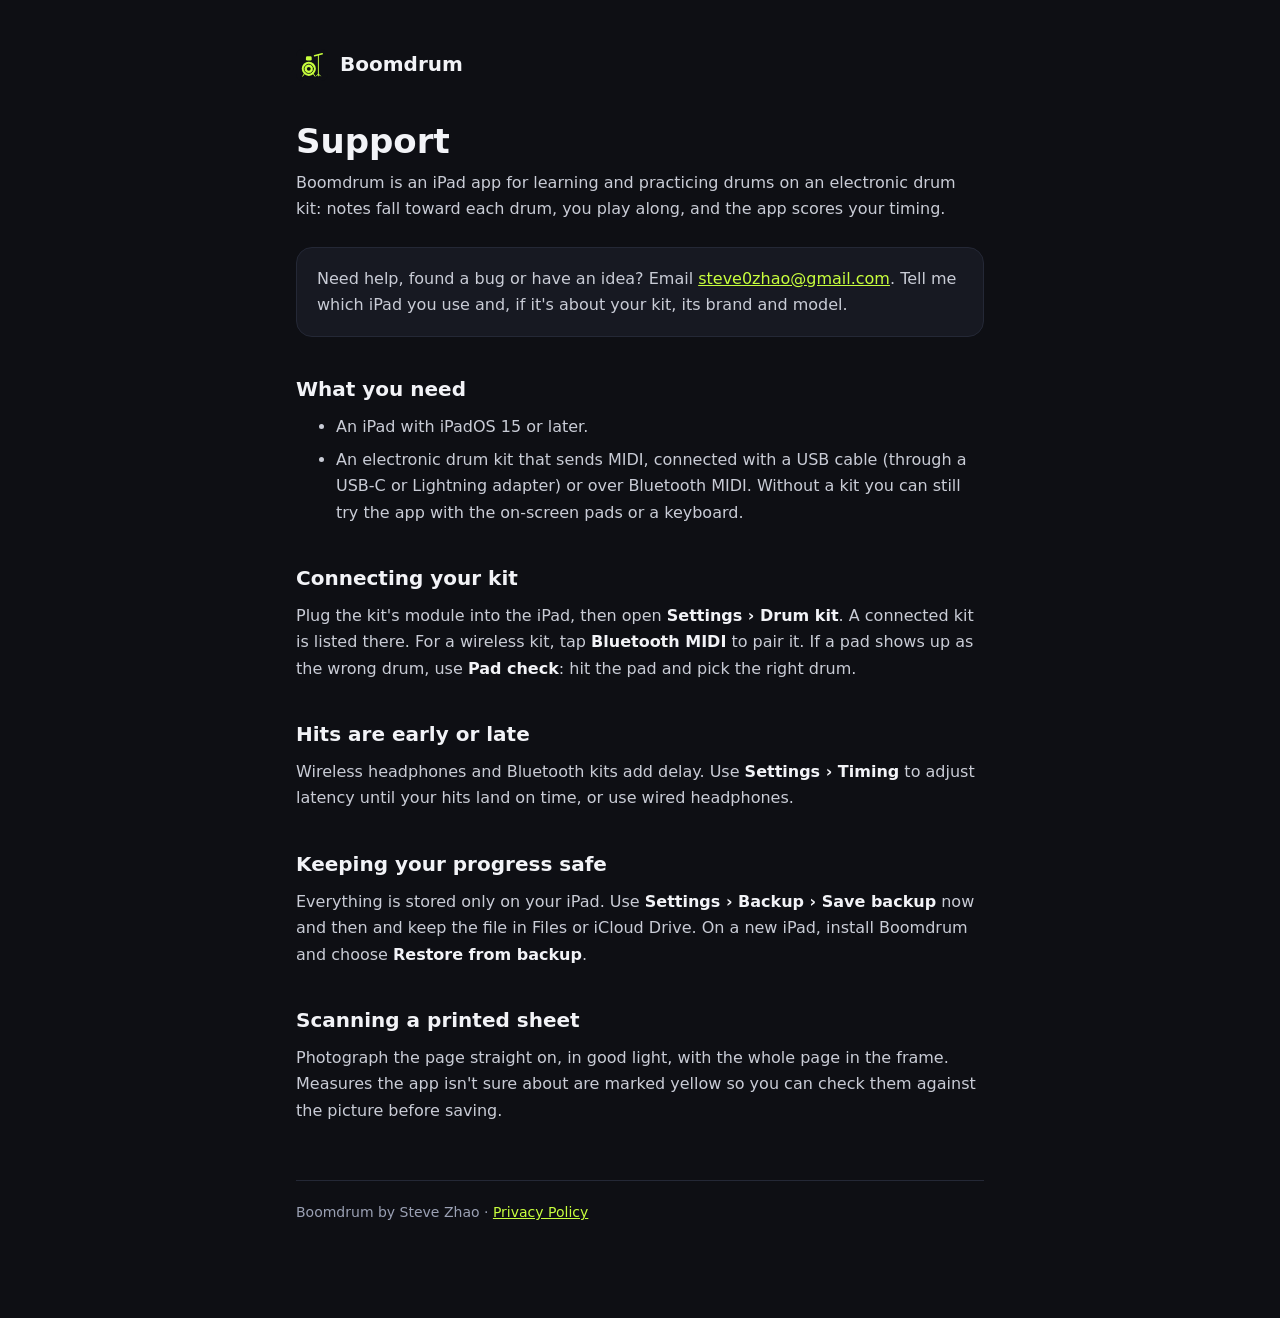
<file: index.html>
<!doctype html>
<html lang="en">
<head>
<meta charset="utf-8">
<meta name="viewport" content="width=device-width, initial-scale=1">
<title>Boomdrum Support</title>
<meta name="description" content="Help with Boomdrum, the iPad app for practicing on an electronic drum kit.">
<link rel="icon" href="favicon.svg" type="image/svg+xml">
<link rel="stylesheet" href="style.css">
</head>
<body>
<main>
<header>
<a href="./"><img src="favicon.svg" width="32" height="32" alt="">Boomdrum</a>
</header>

<h1>Support</h1>
<p>Boomdrum is an iPad app for learning and practicing drums on an electronic drum kit: notes fall toward each drum,
you play along, and the app scores your timing.</p>

<div class="summary">
<p>Need help, found a bug or have an idea? Email <a href="mailto:steve0zhao@gmail.com">steve0zhao@gmail.com</a>.
Tell me which iPad you use and, if it's about your kit, its brand and model.</p>
</div>

<h2>What you need</h2>
<ul>
<li>An iPad with iPadOS 15 or later.</li>
<li>An electronic drum kit that sends MIDI, connected with a USB cable (through a USB-C or Lightning adapter) or over
Bluetooth MIDI. Without a kit you can still try the app with the on-screen pads or a keyboard.</li>
</ul>

<h2>Connecting your kit</h2>
<p>Plug the kit's module into the iPad, then open <strong>Settings › Drum kit</strong>. A connected kit is listed there.
For a wireless kit, tap <strong>Bluetooth MIDI</strong> to pair it. If a pad shows up as the wrong drum, use
<strong>Pad check</strong>: hit the pad and pick the right drum.</p>

<h2>Hits are early or late</h2>
<p>Wireless headphones and Bluetooth kits add delay. Use <strong>Settings › Timing</strong> to adjust latency until your hits
land on time, or use wired headphones.</p>

<h2>Keeping your progress safe</h2>
<p>Everything is stored only on your iPad. Use <strong>Settings › Backup › Save backup</strong> now and then and keep the file
in Files or iCloud Drive. On a new iPad, install Boomdrum and choose <strong>Restore from backup</strong>.</p>

<h2>Scanning a printed sheet</h2>
<p>Photograph the page straight on, in good light, with the whole page in the frame. Measures the app isn't sure about
are marked yellow so you can check them against the picture before saving.</p>

<footer>
<p>Boomdrum by Steve Zhao · <a href="privacy.html">Privacy Policy</a></p>
</footer>
</main>
</body>
</html>
</file>
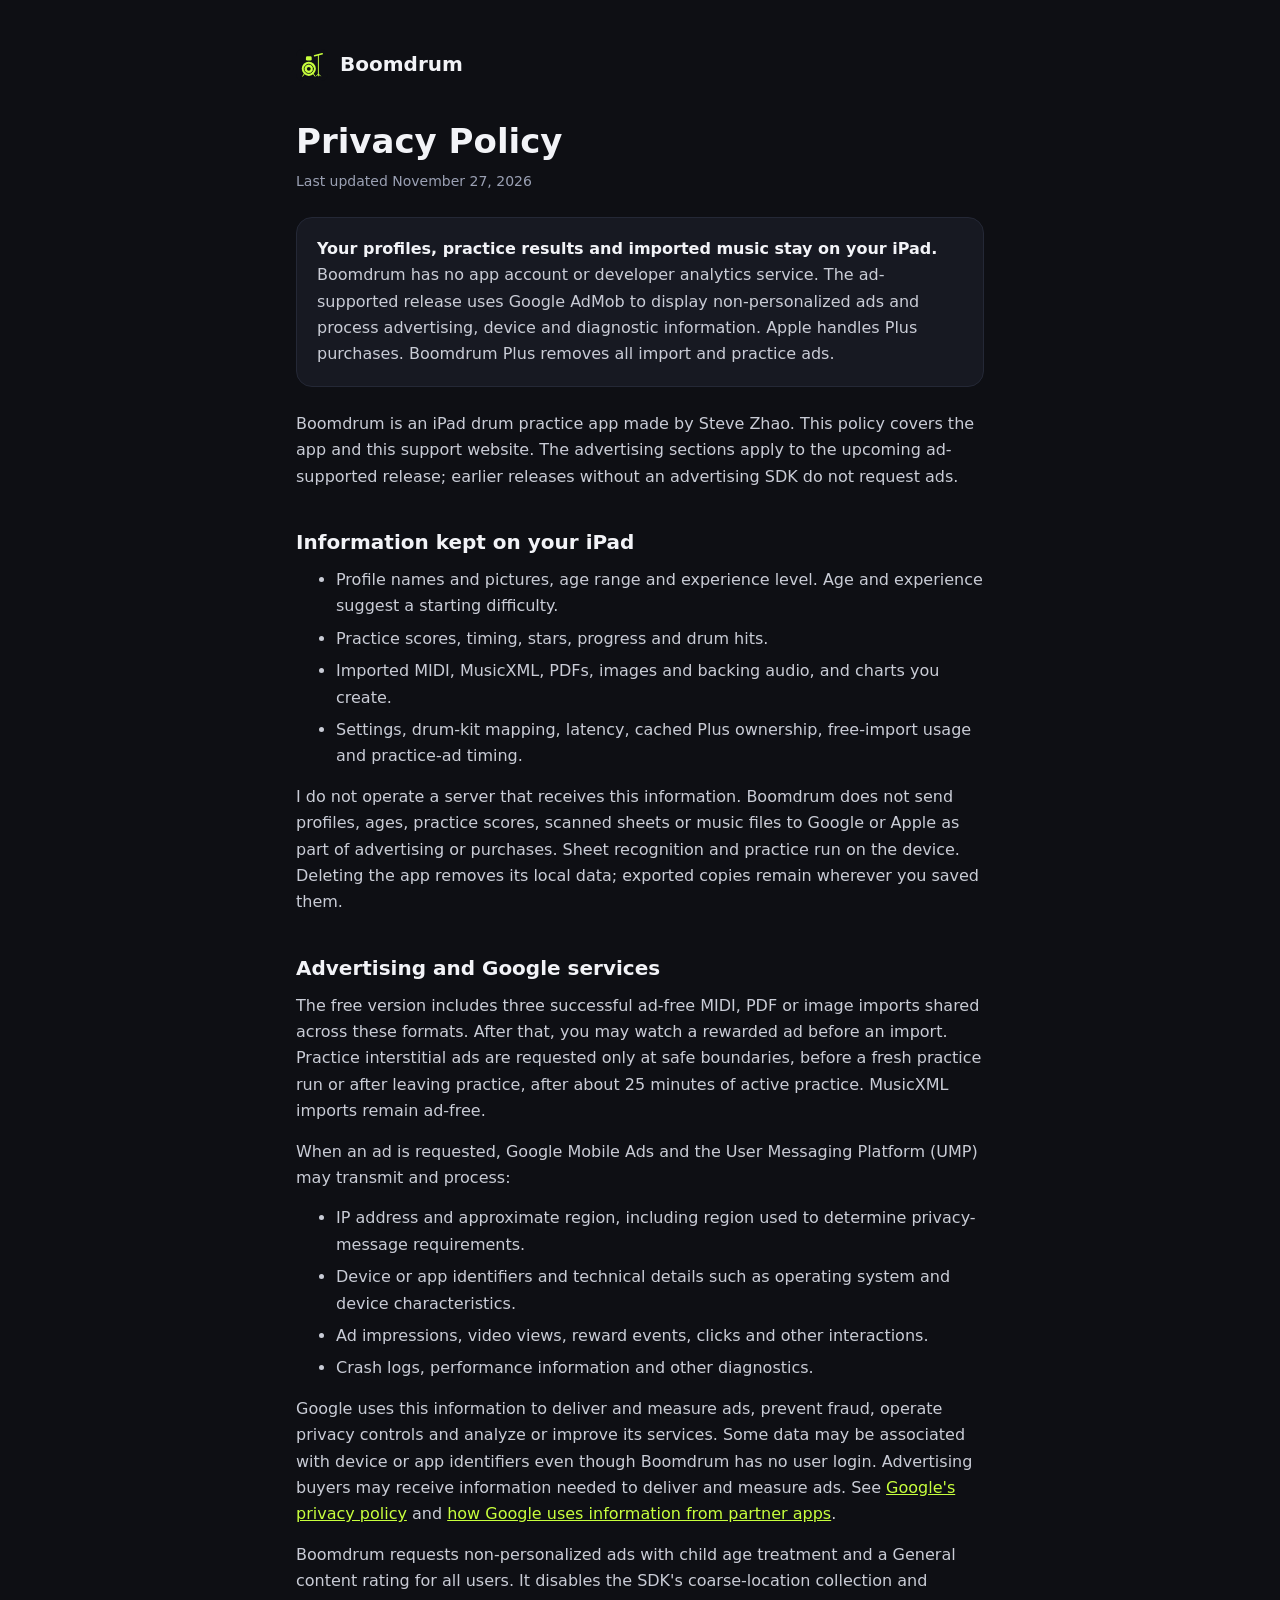
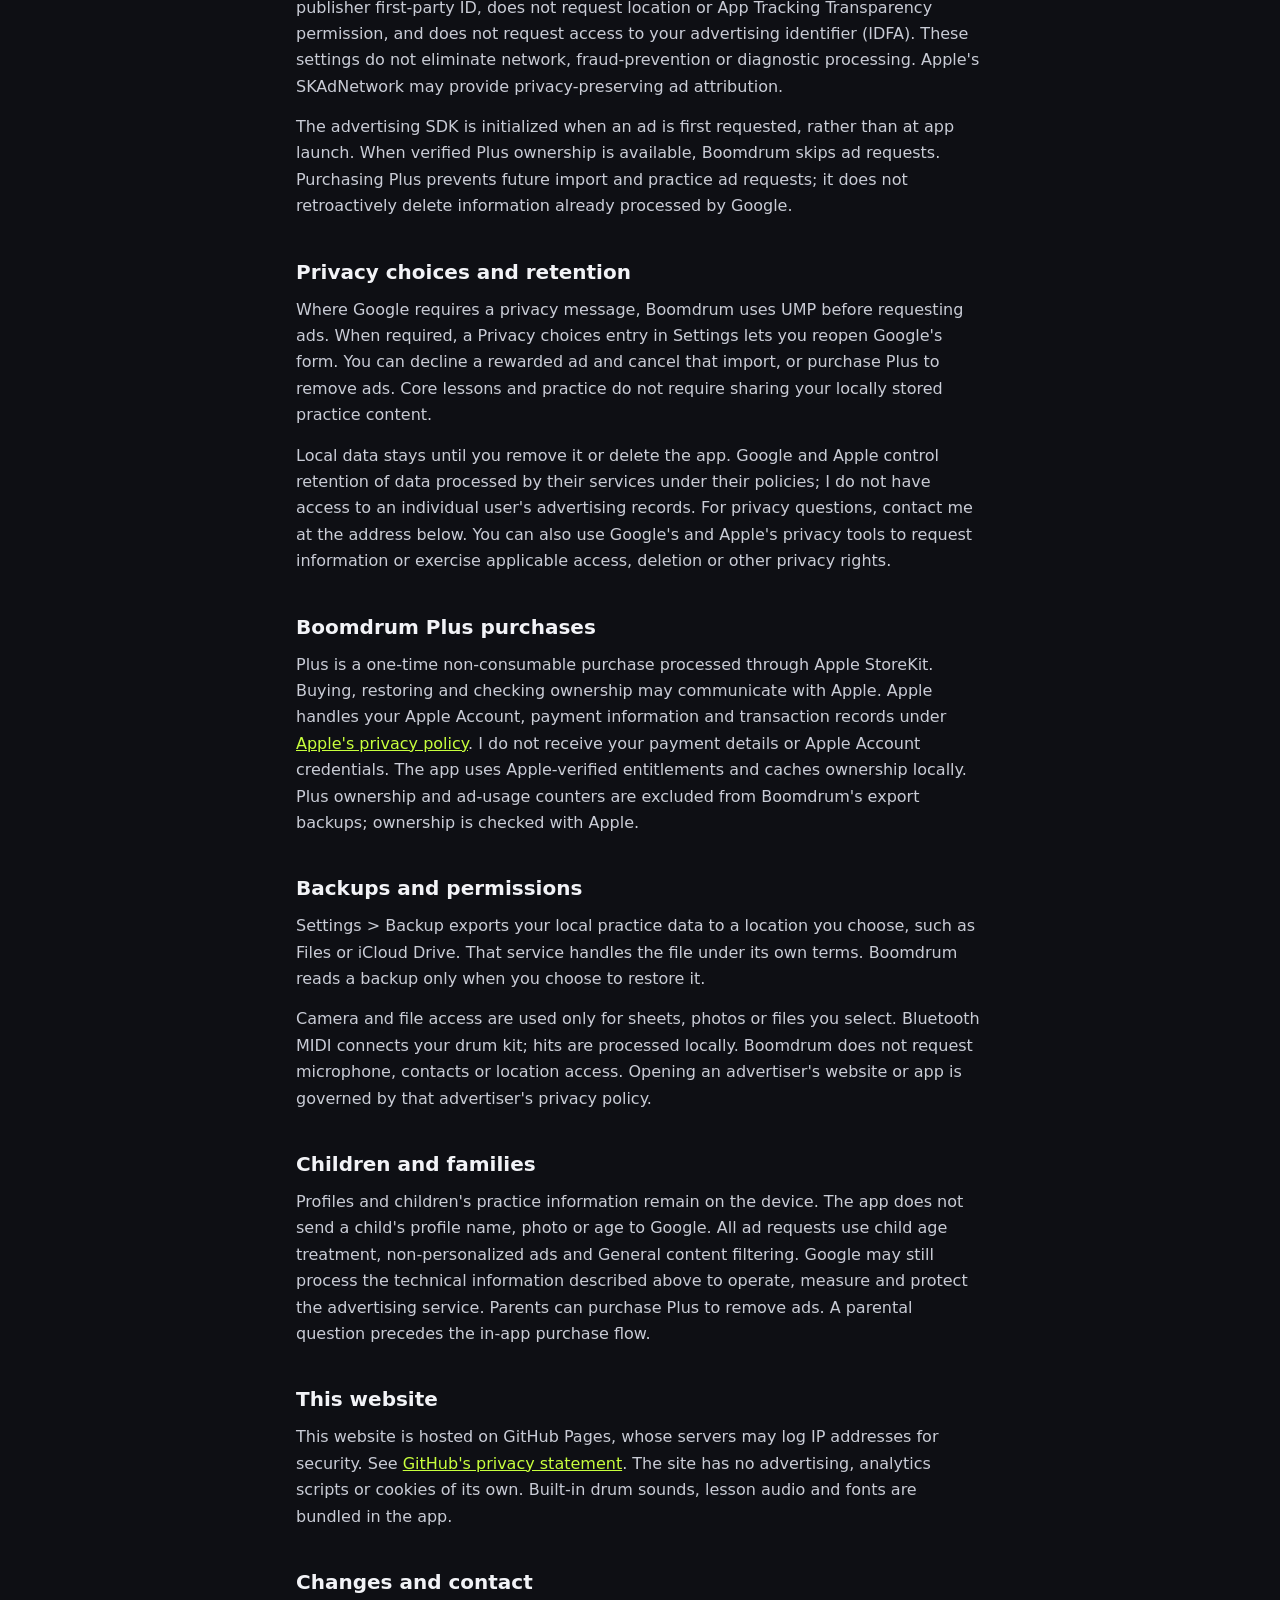
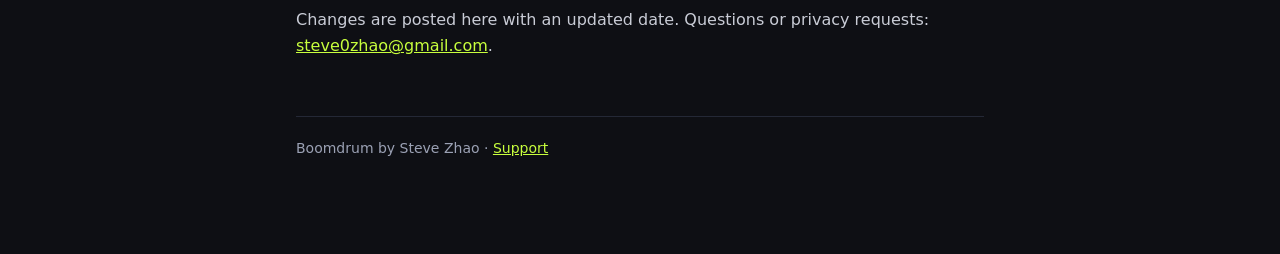
<file: privacy.html>
<!doctype html>
<html lang="en">
<head>
<meta charset="utf-8">
<meta name="viewport" content="width=device-width, initial-scale=1">
<title>Boomdrum Privacy Policy</title>
<meta name="description" content="How Boomdrum keeps practice data on your iPad and handles Apple purchases and Google AdMob ads.">
<link rel="icon" href="favicon.svg" type="image/svg+xml">
<link rel="stylesheet" href="style.css">
</head>
<body><main>
<header><a href="./"><img src="favicon.svg" width="32" height="32" alt="">Boomdrum</a></header>
<h1>Privacy Policy</h1>
<p class="updated">Last updated November 27, 2026</p>
<div class="summary"><p><strong>Your profiles, practice results and imported music stay on your iPad.</strong>
Boomdrum has no app account or developer analytics service. The ad-supported release uses Google AdMob to display
non-personalized ads and process advertising, device and diagnostic information. Apple handles Plus purchases.
Boomdrum Plus removes all import and practice ads.</p></div>
<p>Boomdrum is an iPad drum practice app made by Steve Zhao. This policy covers the app and this support website.
The advertising sections apply to the upcoming ad-supported release; earlier releases without an advertising SDK do not request ads.</p>
<h2>Information kept on your iPad</h2>
<ul>
<li>Profile names and pictures, age range and experience level. Age and experience suggest a starting difficulty.</li>
<li>Practice scores, timing, stars, progress and drum hits.</li>
<li>Imported MIDI, MusicXML, PDFs, images and backing audio, and charts you create.</li>
<li>Settings, drum-kit mapping, latency, cached Plus ownership, free-import usage and practice-ad timing.</li>
</ul>
<p>I do not operate a server that receives this information. Boomdrum does not send profiles, ages, practice scores,
scanned sheets or music files to Google or Apple as part of advertising or purchases. Sheet recognition and practice
run on the device. Deleting the app removes its local data; exported copies remain wherever you saved them.</p>
<h2>Advertising and Google services</h2>
<p>The free version includes three successful ad-free MIDI, PDF or image imports shared across these formats.
After that, you may watch a rewarded ad before an import. Practice interstitial ads are requested only at safe boundaries,
before a fresh practice run or after leaving practice, after about 25 minutes of active practice. MusicXML imports remain ad-free.</p>
<p>When an ad is requested, Google Mobile Ads and the User Messaging Platform (UMP) may transmit and process:</p>
<ul>
<li>IP address and approximate region, including region used to determine privacy-message requirements.</li>
<li>Device or app identifiers and technical details such as operating system and device characteristics.</li>
<li>Ad impressions, video views, reward events, clicks and other interactions.</li>
<li>Crash logs, performance information and other diagnostics.</li>
</ul>
<p>Google uses this information to deliver and measure ads, prevent fraud, operate privacy controls and analyze or improve
its services. Some data may be associated with device or app identifiers even though Boomdrum has no user login.
Advertising buyers may receive information needed to deliver and measure ads. See
<a href="https://policies.google.com/privacy">Google's privacy policy</a> and
<a href="https://policies.google.com/technologies/partner-sites">how Google uses information from partner apps</a>.</p>
<p>Boomdrum requests non-personalized ads with child age treatment and a General content rating for all users.
It disables the SDK's coarse-location collection and publisher first-party ID, does not request location or App Tracking
Transparency permission, and does not request access to your advertising identifier (IDFA). These settings do not
eliminate network, fraud-prevention or diagnostic processing. Apple's SKAdNetwork may provide privacy-preserving ad attribution.</p>
<p>The advertising SDK is initialized when an ad is first requested, rather than at app launch. When verified Plus
ownership is available, Boomdrum skips ad requests. Purchasing Plus prevents future import and practice ad requests;
it does not retroactively delete information already processed by Google.</p>
<h2>Privacy choices and retention</h2>
<p>Where Google requires a privacy message, Boomdrum uses UMP before requesting ads. When required, a Privacy choices
entry in Settings lets you reopen Google's form. You can decline a rewarded ad and cancel that import, or purchase Plus
to remove ads. Core lessons and practice do not require sharing your locally stored practice content.</p>
<p>Local data stays until you remove it or delete the app. Google and Apple control retention of data processed by their
services under their policies; I do not have access to an individual user's advertising records. For privacy questions,
contact me at the address below. You can also use Google's and Apple's privacy tools to request information or exercise
applicable access, deletion or other privacy rights.</p>
<h2>Boomdrum Plus purchases</h2>
<p>Plus is a one-time non-consumable purchase processed through Apple StoreKit. Buying, restoring and checking ownership
may communicate with Apple. Apple handles your Apple Account, payment information and transaction records under
<a href="https://www.apple.com/legal/privacy/">Apple's privacy policy</a>. I do not receive your payment details or Apple Account credentials.
The app uses Apple-verified entitlements and caches ownership locally. Plus ownership and ad-usage counters are excluded
from Boomdrum's export backups; ownership is checked with Apple.</p>
<h2>Backups and permissions</h2>
<p>Settings &gt; Backup exports your local practice data to a location you choose, such as Files or iCloud Drive.
That service handles the file under its own terms. Boomdrum reads a backup only when you choose to restore it.</p>
<p>Camera and file access are used only for sheets, photos or files you select. Bluetooth MIDI connects your drum kit;
hits are processed locally. Boomdrum does not request microphone, contacts or location access. Opening an advertiser's
website or app is governed by that advertiser's privacy policy.</p>
<h2>Children and families</h2>
<p>Profiles and children's practice information remain on the device. The app does not send a child's profile name, photo
or age to Google. All ad requests use child age treatment, non-personalized ads and General content filtering.
Google may still process the technical information described above to operate, measure and protect the advertising service.
Parents can purchase Plus to remove ads. A parental question precedes the in-app purchase flow.</p>
<h2>This website</h2>
<p>This website is hosted on GitHub Pages, whose servers may log IP addresses for security. See
<a href="https://docs.github.com/en/site-policy/privacy-policies/github-general-privacy-statement">GitHub's privacy statement</a>.
The site has no advertising, analytics scripts or cookies of its own. Built-in drum sounds, lesson audio and fonts
are bundled in the app.</p>
<h2>Changes and contact</h2>
<p>Changes are posted here with an updated date. Questions or privacy requests:
<a href="mailto:steve0zhao@gmail.com">steve0zhao@gmail.com</a>.</p>
<footer><p>Boomdrum by Steve Zhao · <a href="./">Support</a></p></footer>
</main></body></html>
</file>
<file: style.css>
:root {
  --bg: #0e0f14;
  --panel: #171922;
  --border: #242836;
  --text: #f2f3f7;
  --text-2: #c9ccd6;
  --muted: #9ba1b4;
  --accent: #c8ff3d;
  color-scheme: dark;
}

* {
  box-sizing: border-box;
}

body {
  margin: 0;
  background: var(--bg);
  color: var(--text-2);
  font: 16px/1.65 system-ui, -apple-system, "Segoe UI", sans-serif;
}

main {
  max-width: 720px;
  margin: 0 auto;
  padding: 48px 16px 80px;
}

header {
  display: flex;
  align-items: center;
  gap: 12px;
  margin-bottom: 40px;
}

header a {
  display: flex;
  align-items: center;
  gap: 12px;
  color: var(--text);
  font-size: 20px;
  font-weight: 700;
  text-decoration: none;
}

h1 {
  margin: 0 0 8px;
  color: var(--text);
  font-size: 34px;
  line-height: 1.2;
}

h2 {
  margin: 36px 0 8px;
  color: var(--text);
  font-size: 20px;
}

p,
ul {
  margin: 0 0 14px;
}

li {
  margin-bottom: 6px;
}

a {
  color: var(--accent);
}

strong {
  color: var(--text);
}

.updated {
  color: var(--muted);
  font-size: 14px;
}

.summary {
  margin: 24px 0;
  padding: 18px 20px;
  border: 1px solid var(--border);
  border-radius: 16px;
  background: var(--panel);
}

.summary p:last-child {
  margin-bottom: 0;
}

footer {
  margin-top: 56px;
  padding-top: 20px;
  border-top: 1px solid var(--border);
  color: var(--muted);
  font-size: 14px;
}
</file>
